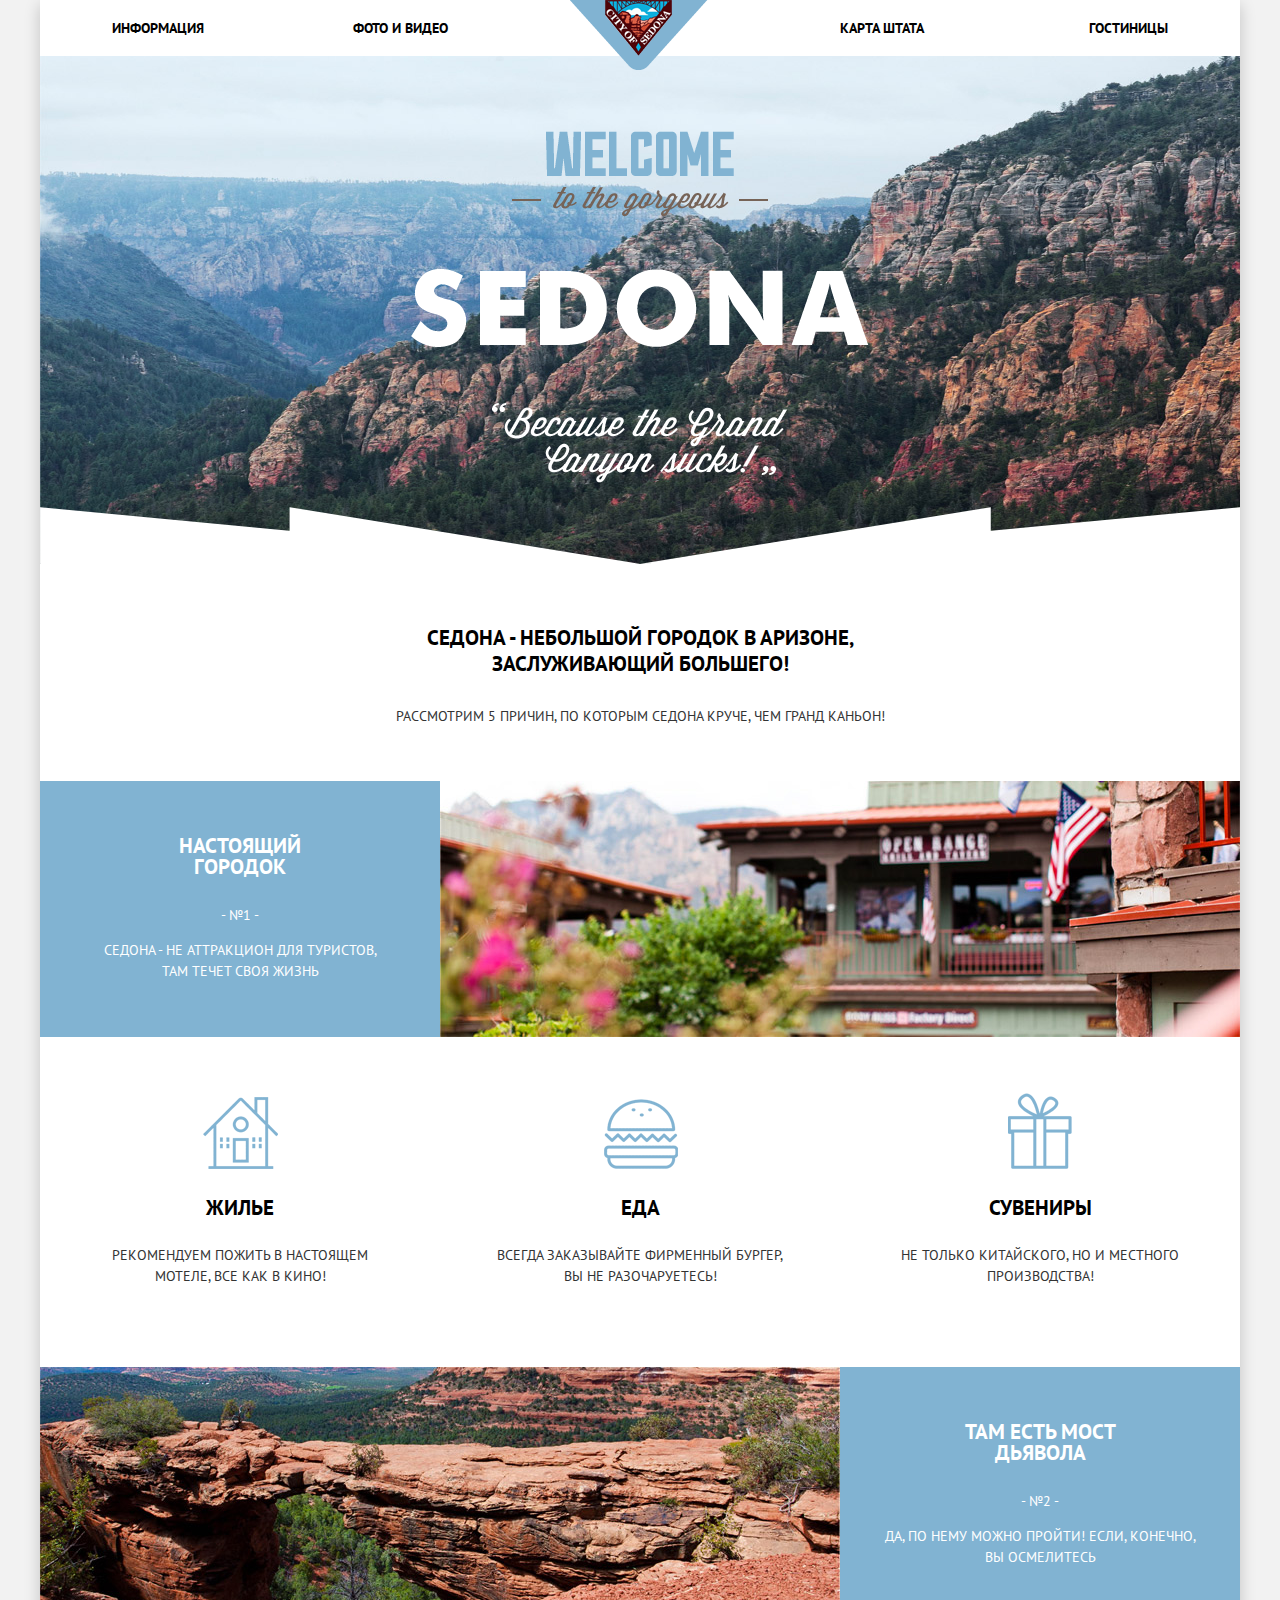
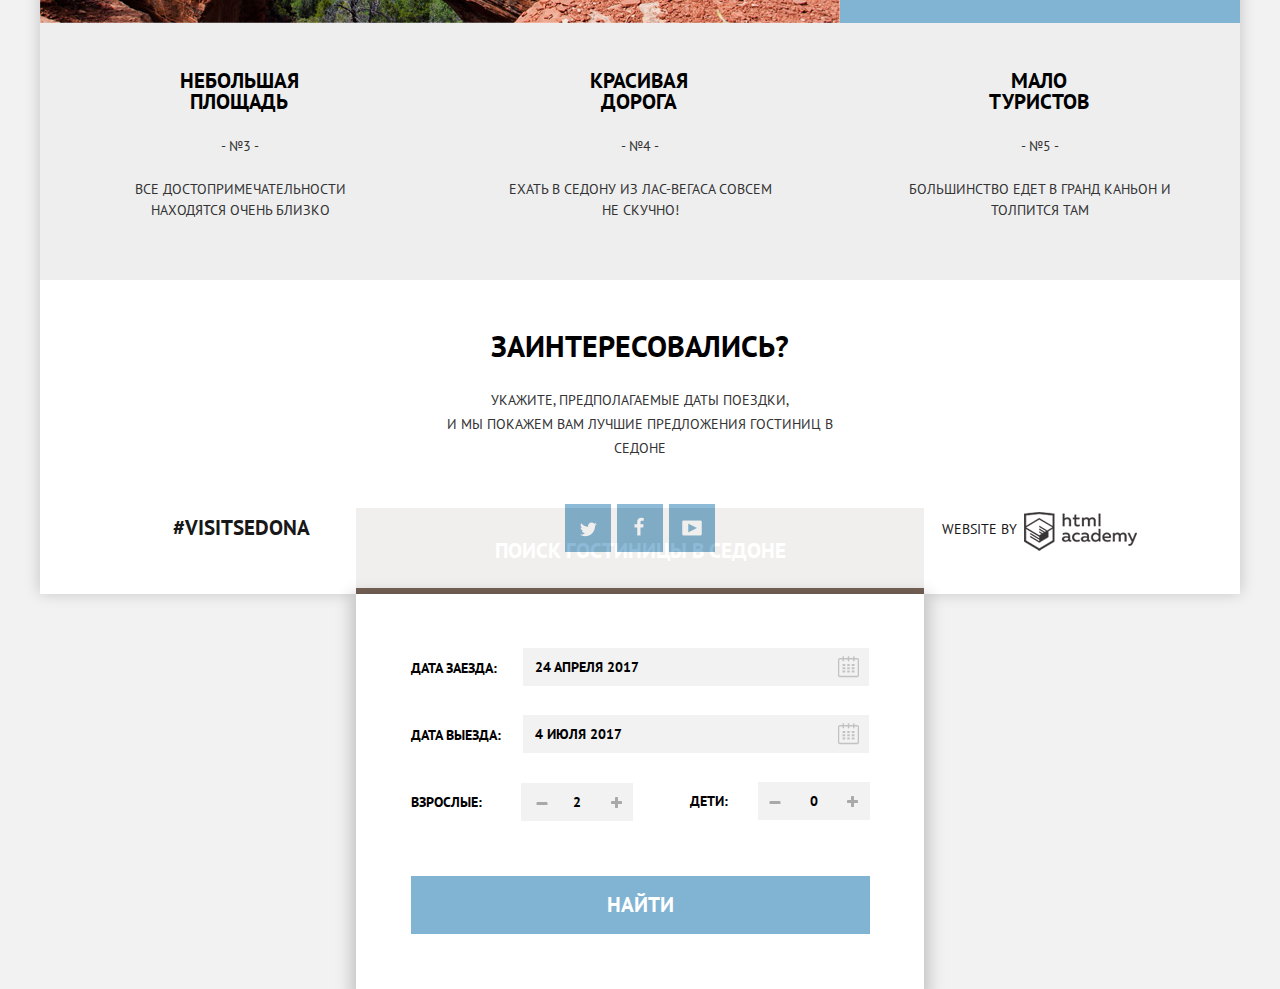
<file: index.html>
<!DOCTYPE html>
<html lang="ru">
<head>
	<meta charset="utf-8">
	<title>Добро пожаловать в Седону</title>
	<link href="https://fonts.googleapis.com/css?family=PT+Sans:400,700&amp;subset=cyrillic" rel="stylesheet">
	<link rel="stylesheet" href="css/normalize.css">
	<link href="css/style.min.css" rel="stylesheet">
</head>
<body>
	<div class="wrapper">
		<header class="main-header">
			<div class="container">
				<div class="logo">
					<img src="img/logo.png" width="138" height="70" alt="Логотип города Седоны">
				</div>
				<nav class="navigation">
					<ul class="nav-list clearfix">
						<li>
							<a href="#">Информация</a>
						</li>
						<li>
							<a href="#">Фото и видео</a>
						</li>
						<li>
							<a href="#">Карта штата</a>
						</li>
						<li>
							<a href="hotels.html" target="_blank">Гостиницы</a>
						</li>
					</ul>
				</nav>
				<div class="header-image">
					<img src="img/sedona-main.jpg" width="1200" height="508" alt="Изображение окрестностей Седоны">
					<img class="main-title" src="img/slogans.png" width="458" height="352" alt="Добро пожаловать в Седону">
				</div>
				<div class="banner-overlay">
				</div>
			</div>
		</header>
		<main class="container">
			<section class="about">
				<div class="about-item">
					<h1>Седона - небольшой городок в Аризоне, заслуживающий большего!</h1>
					<p>Рассмотрим 5 причин, по которым Седона круче, чем Гранд Каньон!</p>
				</div>
			</section>
			<section class="features">
				<div class="features-item clearfix">
					<div class="feature-name town">
						<h3 class="feature-title-town">Настоящий городок</h3>
						<b>- №1 -</b>
						<p class="feature-content-town">Седона - не аттракцион для туристов, там течет своя жизнь</p>
					</div>
					<img class="features-img-town" src="img/feature-1.jpg" width="800" height="256" alt="Седона">
				</div>
				<div class="categories clearfix">
					<div class="category item">
						<h2 class="category-title accomodation">Жилье</h2>
						<p>Рекомендуем пожить в настоящем мотеле, все как в кино!</p>
					</div>
					<div class="category item">
						<h2 class="category-title food">Еда</h2>
						<p>Всегда заказывайте фирменный бургер, вы не разочаруетесь!</p>
					</div>
					<div class="category item">
						<h2 class="category-title souvenirs">Сувениры</h2>
						<p>Не только китайского, но и местного производства!</p>
					</div>
				</div>
				<div class="features-item clearfix">
					<img class="features-img-bridge" src="img/feature-2.jpg" width="800" height="256" alt="Мост дьявола">
					<div class="feature-name bridge">
						<h3 class="feature-title-bridge">Там есть Мост дьявола</h3>
						<b>- №2 -</b>
						<p class="feature-content-bridge">Да, по нему можно пройти! Если, конечно, вы осмелитесь</p>
					</div>
				</div>
				<div class="features-block clearfix">
					<div class="feature-name-small">
						<h3>Небольшая площадь</h3>
						<b>- №3 -</b>
						<p>Все достопримечательности находятся очень близко</p>
					</div>
					<div class="feature-name-small">
						<h3>Красивая дорога</h3>
						<b>- №4 -</b>
						<p>Ехать в Седону из Лас-Вегаса совсем не скучно!</p>
					</div>
					<div class="feature-name-small">
						<h3>Мало туристов</h3>
						<b>- №5 -</b>
						<p>Большинство едет в Гранд Каньон и толпится там</p>
					</div>
				</div>
			</section>
			<section class="hotel-search">
				<div class="hotel-search-title">
					<h3>Заинтересовались?</h3>
					<p>Укажите, предполагаемые даты поездки,
						<br>и мы покажем вам лучшие предложения гостиниц в Седоне</p>
						<a class="hotel-search-form" href="#">Поиск гостиницы в Седоне</a>
				</div>
				<form class="popup-form" action="https://echo.htmlacademy.ru" method="get">
					<div class="modal">
						<div class="formgroup dates">
							<label for="checkin-date-field">Дата заезда:</label>
								<input class="checkin-field" type="text" name="checkin-date" id="checkin-date-field" value="24 Апреля 2017" autocomplete="on" tabindex="1">
								<button class="btn-calendar" type="button" title="Выбрать дату">Выбрать дату</button>
							<label for="checkout-date-field">Дата выезда:</label>
								<input class="checkout-field" type="text" name="checkout-date" id="checkout-date-field" value="4 июля 2017" autocomplete="on" tabindex="2">
								<button class="btn-calendar" type="button" title="Выбрать дату"></button>
						</div>
						<div class="formgroup guests">
							<div class="formgroup-adults">
								<label for="number-adults-field">Взрослые:</label>
									<input type="text" name="number-adults" id="number-adults-field" value="2" autocomplete="on" tabindex="3">
									<button class="btn-minus-plus btn-minus" type="button" name="minus">-</button>
									<button class="btn-minus-plus btn-plus" type="button" name="plus">+</button>
							</div>
							<div class="formgroup-children">
								<label for="number-children-field">Дети:</label>
									<input type="text" name="number-children" id="number-children-field" value="0" autocomplete="on" tabindex="4">
									<button class="btn-minus-plus btn-minus" type="button" name="minus">-</button>
									<button class="btn-minus-plus btn-plus" type="button" name="plus">+</button>
							</div>
						</div>
						<button class="btn btn-find" type="submit" name="find-hotel" tabindex="5">Найти</button>
					</div>
				</form>
			</section>
			<section class="location" id="yandex-map">
				<!--<img src="img/map.jpg" width="1200" height="593" alt="Карта Седоны">-->
			</section>
		</main>
		<footer class="container clearfix">
			<div class="tag-us">
				<a href="#">#visitsedona</a>
			</div>
			<div class="social">
				<a class="social-btn social-btn-twit" href="#">Твиттер</a>
				<a class="social-btn social-btn-fb" href="#">Фейсбук</a>
				<a class="social-btn social-btn-yt" href="#">Youtube</a>
			</div>
			<div class="developer">
				<p>Website by</p>
				<a href="https://htmlacademy.ru">HTML Academy</a>
			</div>
		</footer>
	</div>
	<script type="text/javascript" charset="utf-8" async src="https://api-maps.yandex.ru/services/constructor/1.0/js/?sid=SC-KyOoTIuFDN6WBnbxetXbtluzkzKQD&amp;width=100%25&amp;height=593&amp;lang=ru_RU&amp;sourceType=constructor&amp;scroll=false&id=yandex-map"></script>
	<script src="js/script.min.js"></script>
</body>
</html>
</file>
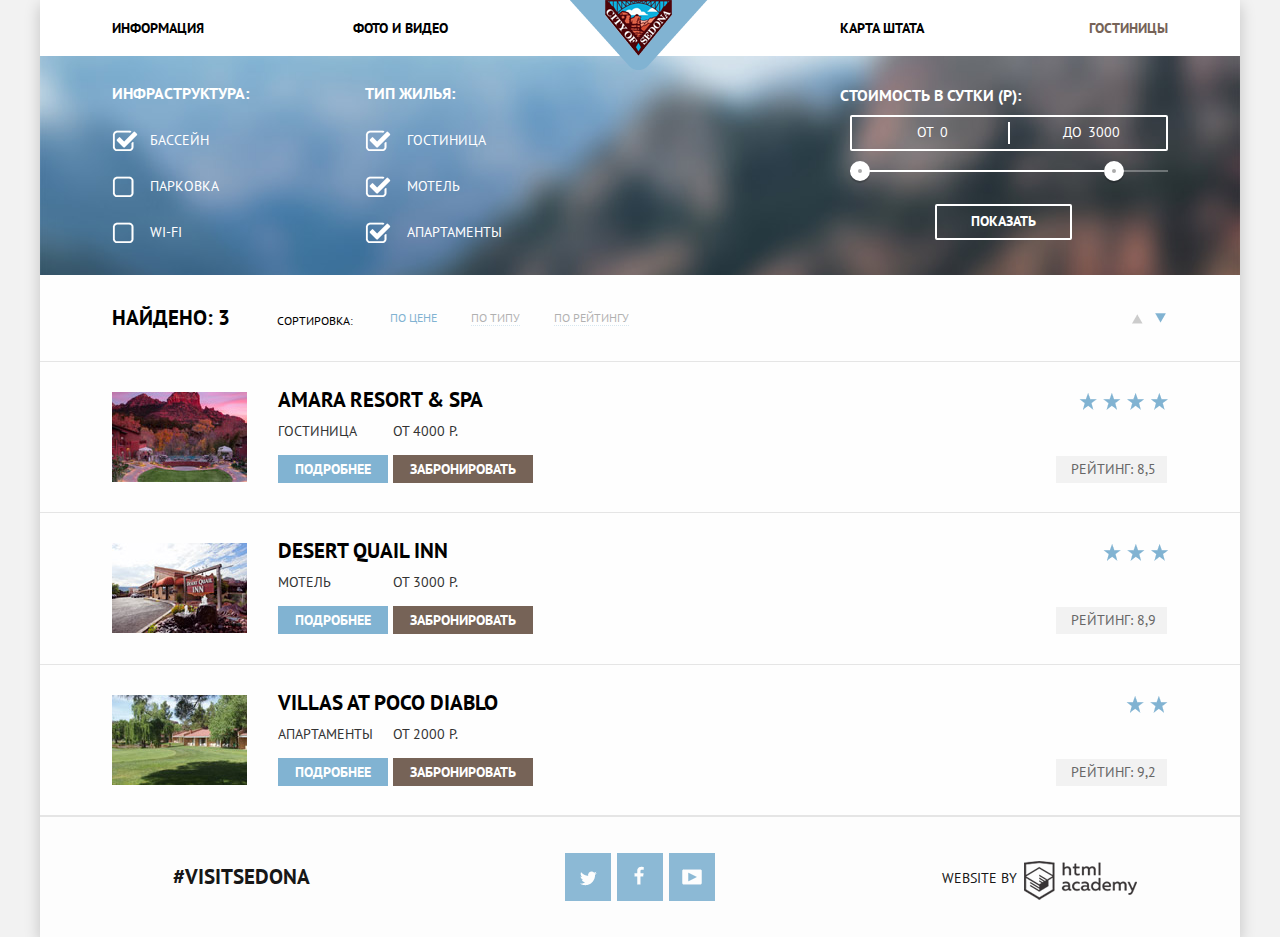
<file: hotels.html>
<!DOCTYPE html>
<html lang="ru">
<head>
	<meta charset="utf-8">
	<title>Гостиницы</title>
	<link href="https://fonts.googleapis.com/css?family=PT+Sans:400,700&amp;subset=cyrillic" rel="stylesheet">
	<link rel="stylesheet" href="css/normalize.css">
	<link href="css/style.min.css" rel="stylesheet">
</head>
<body>
	<div class="wrapper">
		<header class="main-header">
			<div class="container">
				<div class="logo">
					<a href="index.html" title="На главную страницу">
						<img src="img/logo.png" width="138" height="70" alt="Логотип города Седоны">
					</a>
				</div>
				<nav class="navigation">
					<ul class="nav-list clearfix">
						<li>
							<a href="#">Информация</a>
						</li>
						<li>
							<a href="#">Фото и видео</a>
						</li>
						<li>
							<a href="#">Карта штата</a>
						</li>
						<li>
							<a class="active">Гостиницы</a>
						</li>
					</ul>
				</nav>
			</div>
		</header>
		<main class="container">
			<section class="filter clearfix">
				<form action="https://echo.htmlacademy.ru" method="get">
					<div class="filter-item infrastructure">
						<p>Инфраструктура:</p>
						<input type="checkbox" name="checkbox" id="pool-field" checked>
							<label for="pool-field">Бассейн</label>
						<input type="checkbox" name="checkbox" id="parking-field">
							<label for="parking-field">Парковка</label>
						<input type="checkbox" name="checkbox" id="internet-field">
							<label for="internet-field">Wi-Fi</label>
					</div>
					<div class="filter-item accomodation-type">
						<p>Тип жилья:</p>
						<input type="checkbox" name="checkbox" id="hotel-field" checked>
							<label for="hotel-field">Гостиница</label>
						<input type="checkbox" name="checkbox" id="motel-field" checked>
							<label for="motel-field">Мотель</label>
						<input type="checkbox" name="checkbox" id="apartments-field" checked>
							<label for="apartments-field">Апартаменты</label>
					</div>
					<div class="price-range">
						<div class="price-range-title">Стоимость в сутки (р):</div>
						<div class="price-controls">
							<label class="min-price">от
								<input type="text" name="min-price" value="0">
							</label>
							<label class="max-price">до
								<input type="text" name="max-price" value="3000">
							</label>
						</div>
						<div class="range-controls">
							<div class="scale">
								<div class="bar"></div>
							</div>
							<div class="range-toggle range-toggle-min"></div>
							<div class="range-toggle range-toggle-max"></div>
						</div>
						<input class="btn btn-small" type="submit" value="Показать">
					</div>
				</form>
			</section>
			<section class="filter-results">
				<div class="accomodation-found clearfix">
					<div class="accomodation-number">
						<p>Найдено: 3</p>
					</div>
					<div class="sorting clearfix">
						<div class="sorting-type">
							<p>Сортировка:</p>
							<ul>
								<li>
									<a class="active" href="#">по цене</a>
								</li>
								<li>
									<a href="#">по типу</a>
								</li>
								<li>
									<a href="#">по рейтингу</a>
								</li>
							</ul>
						</div>
						<div class="sorting-arrows">
							<a href="#" class="arrow sorting-arrow-up">по убыванию</a>
							<a href="#" class="arrow sorting-arrow-down">по возрастанию</a>
						</div>
					</div>
				</div>
				<div class="accomodation-block">
					<div class="accomodation-item clearfix">
						<div class="accomodation-info clearfix">
							<div class="accomodation-img">
								<img src="img/amara-resort.jpg" width="135" height="90" alt="Amara Resort & SPA">
							</div>
							<div class="accomodation-booking">
								<h3><a class="hotel-name" href="#">Amara Resort & SPA</a></h3>
								<p>Гостиница</p>
								<b>от 4000 р.</b>
								<a class="btn btn-details" href="#">Подробнее</a>
								<a class="btn btn-book" href="#">Забронировать</a>
							</div>
						</div>
						<div class="accomodation-rate">
							<p class="rate rate-level-4">Рейтинг: 8,5</p>
						</div>
					</div>
					<div class="accomodation-item clearfix">
						<div class="accomodation-info clearfix">
							<div class="accomodation-img">
								<img src="img/desert-quail.jpg" width="135" height="90" alt="Desert Quail Inn">
							</div>
							<div class="accomodation-booking">
								<h3><a class="hotel-name" href="#">Desert Quail Inn</a></h3>
								<p>Мотель</p>
								<b>от 3000 р.</b>
								<a class="btn btn-details" href="#">Подробнее</a>
								<a class="btn btn-book" href="#">Забронировать</a>
							</div>
						</div>
						<div class="accomodation-rate">
							<p class="rate rate-level-3">Рейтинг: 8,9</p>
						</div>
					</div>
					<div class="accomodation-item clearfix">
						<div class="accomodation-info clearfix">
							<div class="accomodation-img">
								<img src="img/villas-poco-diablo.jpg" width="135" height="90" alt="Villas at Poco Diablo">
							</div>
							<div class="accomodation-booking">
								<h3><a class="hotel-name" href="#">Villas at Poco Diablo</a></h3>
								<p>Апартаменты</p>
								<b>от 2000 р.</b>
								<a class="btn btn-details" href="#">Подробнее</a>
								<a class="btn btn-book" href="#">Забронировать</a>
							</div>
						</div>
						<div class="accomodation-rate">
							<p class="rate rate-level-2">Рейтинг: 9,2</p>
						</div>
					</div>
				</div>
			</section>
		</main>
		<footer class="container clearfix">
			<div class="tag-us">
				<a href="#">#visitsedona</a>
			</div>
			<div class="social">
				<a class="social-btn social-btn-twit" href="#">Твиттер</a>
				<a class="social-btn social-btn-fb" href="#">Фейсбук</a>
				<a class="social-btn social-btn-yt" href="#">Youtube</a>
			</div>
			<div class="developer">
				<p>Website by</p>
				<a href="https://htmlacademy.ru">HTML Academy</a>
			</div>
		</footer>
	</div>
</body>
</html>
</file>
<file: css/style.min.css>
body,html{font-weight:400;font-size:14px;line-height:21px;font-family:"PT Sans","Helvetica","Arial",sans-serif;color:#000;text-transform:uppercase;background-color:#f2f2f2}.clearfix::after{content:"";display:table;clear:both}.container,.wrapper{width:1200px;margin:0 auto}.container{color:#000;background-color:#fff}.wrapper{box-shadow:0 5px 15px 0 rgba(0,1,1,.2)}.main-header .container{position:relative}.logo{position:absolute;top:0;left:530px;z-index:1;width:138px;margin:0 auto}.navigation{padding-right:72px;padding-left:72px;color:#000;background-color:#fff}.navigation ul{margin:0;padding:0;list-style:none;font-size:0}.navigation li{float:left;display:inline-block;width:20%;vertical-align:top;font-size:14px;line-height:26px;font-weight:700}.navigation li:nth-child(2){padding-left:30px}.navigation li:nth-child(3){text-align:right;padding-left:148px}.navigation li:nth-child(4){text-align:right;padding-left:33px}.navigation a{display:block;margin-top:15px;margin-bottom:15px;color:#000;text-decoration:none}.navigation a:visited{color:#000}.navigation a:hover{color:#81b3d2}.navigation a:active{color:#000;opacity:.3}.navigation a.active,.navigation a.active:hover{color:#766357}.navigation a.active:active{color:#766357;opacity:1}.header-image{position:relative;width:1200px;height:508px;margin:0 auto}.main-title{position:absolute;top:75px;left:371px;width:458px}.banner-overlay{position:absolute;bottom:0;left:0;width:1200px;height:57px;background-image:url(../img/banner-overlay.png);background-repeat:no-repeat}.about{width:1200px;padding-top:47px;padding-bottom:38px}.about-item{width:576px;margin:0 auto;text-align:center}.about-item p,.feature-name h3,h1,h2{font-weight:700;font-size:21px;line-height:26px;color:#000}.feature-name h3,h2{line-height:21px}.about-item h1{margin-right:68px;margin-bottom:26px;margin-left:68px}.about-item p{margin-right:43px;margin-left:43px;font-weight:400;font-size:14px;color:#333}.features-item{width:1200px;margin:0 auto}.feature-name{width:400px;text-align:center;color:#000;background-color:#81b3d2}.town{float:left}.features-img-town{float:right;width:800px;height:256px}.feature-name h3{margin-top:54px;margin-bottom:28px;color:#fff}.feature-title-town{padding-right:139px;padding-left:139px}.feature-name b,.feature-name p{font-weight:400;font-size:14px;line-height:21px;color:#fff}.feature-content-town{margin-bottom:55px;padding-right:60px;padding-left:60px;color:#fff}.categories{width:1200px;margin:0 auto}.category{float:left;width:400px;text-align:center}.category:last-child,.feature-name-small:last-child{float:right}.category p{margin-bottom:80px;padding:0 73px;font-weight:400;font-size:14px;line-height:21px;color:#333}.category p:nth-child(2){padding:0 50px}.category p:nth-child(3){padding:0 63px}.category-title{position:relative;display:block;margin-top:60px;margin-bottom:27px;padding-top:100px;font-weight:700;font-size:21px;line-height:21px;color:#000}.category-title::before{content:"";position:absolute;top:0;left:50%;background:url(../img/sprite.png) no-repeat}.accomodation::before{width:75px;height:72px;margin-left:-37.5px;background-position:-10px -10px}.food::before{width:95px;height:70px;margin-left:-36px;margin-top:2px;background-position:-10px -654px}.souvenirs::before{top:-4px;width:64px;height:76px;margin-left:-32px;background-position:-10px -1631px}.features-img-bridge{float:left;width:800px;height:256px}.bridge{float:right}.feature-title-bridge{padding-right:124.5px;padding-left:124.5px}.feature-content-bridge{margin-bottom:55px;padding-right:40px;padding-left:40px}.features-block{width:1200px;margin:0 auto;color:#000;background-color:#eee}.feature-name-small{float:left;width:400px;text-align:center}.feature-name-small h3{font-weight:700;font-size:21px;line-height:21px;color:#000;margin-top:47px;margin-bottom:24px;padding-right:142px;padding-left:140px}.feature-name-small b,.feature-name-small p{font-weight:400;font-size:14px;line-height:21px;color:#333}.feature-name-small p{margin-top:22px;margin-bottom:59px;padding-left:65px;padding-right:65px}.hotel-search{position:relative;width:1200px;margin:0 auto;padding-top:54px;color:#000;background-color:#fff}.hotel-search-title{width:576px;margin:0 auto;text-align:center}.hotel-search-title h3{margin-top:0;margin-bottom:30px;font-weight:700;font-size:30px;line-height:24px;color:#000}.hotel-search-title p{padding-right:70px;padding-left:70px;font-weight:400;font-size:14px;line-height:24px;color:#333}.hotel-search-form{display:block;width:568px;margin:48px auto 0;padding-top:30px;padding-bottom:30px;font-weight:700;font-size:21px;line-height:26px;color:#fff;background-color:#766357;text-decoration:none;text-align:center}@-webkit-keyframes move{0%,to{-webkit-transform:translateY(0);transform:translateY(0)}50%{-webkit-transform:translateY(250px);transform:translateY(250px)}}@keyframes move{0%,to{-webkit-transform:translateY(0);transform:translateY(0)}50%{-webkit-transform:translateY(250px);transform:translateY(250px)}}.popup-form{position:absolute;top:100%;left:50%;width:458px;margin-left:-284px;padding:55px;font-family:"PT Sans","Helvetica","Arial",sans-serif;color:#000;background-color:#fff;z-index:10;box-shadow:0 5px 15px 5px rgba(0,1,1,.2)}.popup-form-visible{visibility:visible;-webkit-animation:move .6s;animation:move .6s}.popup-form-hidden{visibility:hidden}.formgroup{width:460px}.formgroup label{margin-bottom:35px;padding-top:6px;font-weight:700;font-size:14px;line-height:26px;text-transform:uppercase;-webkit-user-select:none;-moz-user-select:none;-ms-user-select:none;user-select:none}.dates label{display:block}.guests label{display:inline-block;vertical-align:top}.formgroup input{min-height:38px;font-weight:700;font-size:14px;line-height:26px;font-family:"PT Sans","Helvetica","Arial",sans-serif;color:#000;vertical-align:middle;text-transform:uppercase;background-color:#f2f2f2;border:none}.dates{position:relative;margin-bottom:30px}.dates input{width:322px;padding:0 12px}.checkin-field{position:absolute;top:-1px;left:112px;margin-bottom:27px}.checkout-field{position:absolute;top:66px;left:95px;margin-left:17px}.checkin-field+.btn-calendar,.checkout-field+.btn-calendar{position:absolute;top:7px;right:12px;width:21px;height:22px;font-size:0;border:none;background:url(../img/sprite.png) no-repeat;background-position:-10px -282px;cursor:pointer;outline:none}.checkout-field+.btn-calendar{top:74px}.btn-calendar:hover{background:url(../img/sprite.png) no-repeat;background-position:-10px -324px}.btn-calendar:active,.filter-item input[type=checkbox]+label{background:url(../img/sprite.png) no-repeat;background-position:-10px -366px}.guests{position:relative;margin-bottom:26px}.developer p,.formgroup-children{position:absolute;top:-1px;left:279px}.formgroup-adults input,.formgroup-children input{width:36px;margin-left:35px;padding:0 38px;text-align:center}.formgroup-children input{margin-left:26px}.guests button[type=button]{font-size:0}.btn-minus-plus{position:absolute;border:none;background:url(../img/sprite.png) no-repeat;cursor:pointer;outline:none}.btn-minus{width:12px;height:3px;background-position:-10px -1011px}.btn-minus:hover{background-position:-10px -1034px}.btn-minus:active{background-position:-10px -1057px}.btn-plus{width:11px;height:11px;background-position:-10px -1080px}.btn-plus:hover{background-position:-10px -1111px}.btn-plus:active{background-position:-10px -1142px}.formgroup-adults .btn-minus{top:19px;left:125px}.formgroup-adults .btn-plus{top:14px;left:200px}.formgroup-children .btn-minus{top:19px;left:79px}.formgroup-children .btn-plus{top:14px;left:157px}.btn{margin-right:6px;font-weight:700;font-family:"PT Sans","Helvetica","Arial",sans-serif;text-align:center;color:#fff;text-transform:uppercase;text-decoration:none;background-color:#81b3d2;border:none;cursor:pointer}.btn-find{padding:16px 196px;font-size:21px;line-height:26px}.btn-find:hover{background-color:#669ec0}.btn-find:active{color:rgba(255,255,255,.3);background-color:#5496bd}.location,footer{width:1200px;margin:0 auto -126px}footer{position:relative;z-index:1;margin:0 auto;color:#000;background-color:#f9fbf6;opacity:.9}.social,.tag-us{float:left;text-align:center}.tag-us{font-weight:700;font-size:21px;line-height:26px;width:135px;margin:24px 88px 25px 72px;padding:22.5px 44px 22.5px 61px}.tag-us,.tag-us a,.tag-us a:visited{color:#000;text-decoration:none}.social{width:152px;margin:24px 88px 25px 0;padding:12px 126px 11px 124px}.social-btn{display:inline-block;width:46px;height:48px;margin:0 1px;vertical-align:top;font-size:0;text-decoration:none;background:#81b3d2 url(../img/sprite.png) no-repeat center}.social-btn:hover{background-color:#669ec0}.social-btn:active{background-color:#5496bd}.social-btn-twit{background-position:5px -4676px}.social-btn-fb{background-position:7px -563px}.social-btn-yt{background-position:3px -4748px}.social-btn-twit:active{background-position:5px -4711px}.social-btn-fb:active{background-position:7px -602px}.social-btn-yt:active{background-position:3px -4784px}.developer{position:relative;float:right;width:192px;margin:24px 72px 25px 0;padding:17px 31px 15px 14px}.developer p{top:10px;left:11px;font-weight:400;font-size:14px;line-height:26px;vertical-align:top;color:#000}.developer a{position:absolute;top:20px;left:93px;width:113px;height:39px;font-size:0;background:url(../img/sprite.png) no-repeat;background-position:-10px -744px}.developer a:hover{background-position:-10px -803px}.developer a:active{background-position:-10px -862px}.filter{background:#829fbf url(../img/sedona-blur.jpg) no-repeat;background-size:1200px auto}.accomodation-type,.infrastructure{float:left;width:240px;padding-top:10.5px}.infrastructure{margin-left:72px;margin-right:13px;padding-bottom:7px}.accomodation-type{padding-bottom:6px}.filter p,.filter-item label{margin-bottom:26px;font-weight:700;font-size:16px;line-height:21px;font-family:"PT Sans","Helvetica","Arial",sans-serif;color:#fff}.filter-item label{position:relative;display:block;margin-bottom:25px;font-weight:400;font-size:14px;cursor:pointer;-webkit-user-select:none;-moz-user-select:none;-ms-user-select:none;user-select:none}.filter-item input{position:absolute;left:-9999px}.filter-item input[type=checkbox]+label{padding-left:38px;background-position:-10px -408px}.accomodation-type input[type=checkbox]+label{padding-left:42px}.filter-item input[type=checkbox]:disabled+label{background-position:-10px -450px;cursor:default}.filter-item input[type=checkbox]:checked+label{background-position:-10px -492px}.filter-item input[type=checkbox]:checked:disabled+label{background-position:-10px -534px;cursor:default}.price-range{float:right;width:318px;margin-right:72px;padding-top:29px;padding-bottom:6px;color:#fff;text-transform:uppercase}.price-range-title{margin-bottom:9px;margin-left:-10px;font-weight:700;font-size:16px;line-height:21px;font-family:"PT Sans","Helvetica","Arial",sans-serif;color:#fff}.price-controls{position:relative;height:32px;margin-bottom:19px;font-size:0;border:2px solid #fff;border-radius:2px}.price-controls::after{content:"";position:absolute;top:50%;left:50%;width:2px;height:22px;background:#fff;-webkit-transform:translate(-50%,-50%);transform:translate(-50%,-50%)}.price-controls label{font-size:14px;line-height:21px;margin-top:10px;cursor:pointer;-webkit-user-select:none;-moz-user-select:none;-ms-user-select:none;user-select:none}.price-controls .max-price,.price-controls .min-price{position:absolute;top:-5px;width:90px;padding-bottom:20px;padding-left:65px}.price-controls .max-price{right:13px;padding-left:58px}.price-controls input{position:absolute;top:-1px;width:50px;margin-left:4px;font-size:14px;line-height:21px;font-family:"PT Sans","Helvetica","Arial",sans-serif;color:#fff;background:0 0;border:none}.range-controls{position:relative;margin-bottom:32px}.range-controls .scale{height:2px;background:rgba(255,255,255,.3)}.range-controls .bar{width:80%;height:2px;background:#fff}.range-toggle{position:absolute;top:-9px;width:4px;height:4px;background:#ababab;border:8px solid #fff;border-radius:50%;box-shadow:0 2px 1px 0 rgba(0,1,1,.2);cursor:pointer}.range-toggle:hover{background:#1c4f80}.range-toggle-min{left:0}.range-toggle-max{left:80%}.btn-small{display:block;width:137px;margin:0 auto 0 85px;padding:5px 12px 6px;font-weight:700;font-size:14px;line-height:21px;text-align:center;color:#fff;text-transform:uppercase;background-color:transparent;border:2px solid #fff;border-radius:2px;cursor:pointer;outline:none}.btn-small:hover{color:#000;background-color:#fff}.filter-results{background-color:#fefefe;border-bottom:1px solid #e5e5e5}.accomodation-found{width:1056px;padding-left:72px;padding-right:72px;margin:0 auto;border-bottom:1px solid #e5e5e5}.accomodation-number{float:left;width:160px}.accomodation-number p{margin-top:30px;margin-bottom:30px;font-weight:700;font-size:21px;line-height:26px;color:#000}.sorting{float:right;width:895px}.sorting-type{position:relative;float:left;width:569px}.sorting-type li,.sorting-type p{font-weight:400;font-size:12px;line-height:18px}.sorting-type p{margin-top:37px;margin-left:4px;color:#000}.sorting-type ul{position:absolute;top:20px;left:77px}.sorting-type li{display:inline-block;margin-right:30px;vertical-align:top}.sorting-type li:first-child{color:#81b3d2;opacity:1;border-bottom:none}.sorting-type a{color:#000;opacity:.3}.sorting-type a.active,.sorting-type a:hover{color:#81b3d2;opacity:1;border-bottom:none}.sorting-type a,.sorting-type a:hover{border-bottom:1px dotted #81b3d2}.sorting-type a.active:hover,.sorting-type a:active{border-bottom:none;cursor:default}.sorting-type a:active{color:#000;opacity:1}.sorting-arrows{position:relative;float:right;width:38px;margin-top:30px;font-size:0}.arrow{position:absolute;display:block;width:11px;height:10px;background:url(../img/sprite.png) no-repeat}.sorting-arrow-up{top:9px;left:2px;background-position:-10px -252px}.sorting-arrow-up:hover{background-position:-10px -192px}.sorting-arrow-up:active{background-position:-10px -222px}.sorting-arrow-down{top:8px;left:25px}.sorting-arrow-down:hover{background-position:-10px -102px}.sorting-arrow-down,.sorting-arrow-down:active{background-position:-10px -132px}.accomodation-block{width:1200px;margin:0 auto}.accomodation-item{width:1056px;margin:0 auto;padding:28px 72px 24.5px;border-bottom:1px solid #e5e5e5}.accomodation-item a,.sorting-type a{text-decoration:none}.accomodation-item b,.accomodation-item p{display:inline-block;vertical-align:top;font-weight:400;font-size:14px;line-height:21px;color:#333}.accomodation-info{float:left;width:528px}.accomodation-img{float:left;width:160px;margin-top:2px}.accomodation-booking{position:relative;float:right;width:367px}.accomodation-booking h3{position:absolute;top:-24px;left:5px;font-weight:700;font-size:21px;line-height:26px;color:#000}.hotel-name,.hotel-name:visited{color:#000}.hotel-name:hover{color:#81b3d2}.hotel-name:active{color:#000;opacity:.3}.accomodation-booking p{position:absolute;top:17px;left:5px}.accomodation-booking b{position:absolute;top:31px;left:120px}.btn-book,.btn-details{display:inline-block;vertical-align:top;font-size:14px;line-height:21px;padding:4px 17px 3px;position:absolute;top:65px}.btn-details{color:#fff;left:5px;background-color:#81b3d2}.btn-details:hover{color:#fff;background-color:#669ec0}.btn-details:active{color:rgba(255,255,255,.3);background-color:#5496bd}.btn-book{left:120px;background-color:#766357}.btn-book:hover{color:#fff;background-color:#604e43}.btn-book:active{color:rgba(255,255,255,.3);background-color:#503e33}.accomodation-rate{position:relative;float:right;width:130px;margin-top:53px;margin-left:60px;padding-left:20px}.accomodation-rate p{color:#666}.rate{position:absolute;top:-1px;right:1px;padding:3px 11px 3px 15px;background-color:#f2f2f2}.rate::before{content:"";position:absolute;top:-63px;right:-1px;background:url(../img/sprite.png) no-repeat}.rate-level-4::before{width:89px;height:17px;background-position:-10px -4657px}.rate-level-3::before{width:65px;height:17px;background-position:-10px -4620px}.rate-level-2::before{width:42px;height:17px;background-position:-10px -4583px}.sprite{background-image:url(spritesheet.png);background-repeat:no-repeat;display:block}.sprite-accomodation-icon{width:75px;height:72px;background-position:-10px -10px}.sprite-arrow-down-black{width:11px;height:10px;background-position:-10px -102px}.sprite-arrow-down-blue{width:11px;height:10px;background-position:-10px -132px}.sprite-arrow-down-grey{width:11px;height:10px;background-position:-10px -162px}.sprite-arrow-up-black{width:11px;height:10px;background-position:-10px -192px}.sprite-arrow-up-blue,.sprite-arrow-up-grey{width:11px;height:10px;background-position:-10px -222px}.sprite-arrow-up-grey{background-position:-10px -252px}.sprite-calender{width:21px;height:22px;background-position:-10px -282px}.sprite-calender-pointed{width:21px;height:22px;background-position:-10px -324px}.sprite-calender-pressed{width:21px;height:22px;background-position:-10px -366px}.sprite-checkbox{width:22px;height:22px;background-position:-10px -408px}.sprite-checkbox-blocked{width:22px;height:22px;background-position:-10px -450px}.sprite-checkbox-checked{width:26px;height:22px;background-position:-10px -492px}.sprite-checkbox-checked-blocked{width:26px;height:22px;background-position:-10px -534px}.sprite-fb-icon,.sprite-fb-pressed{width:10px;height:19px;background-position:-10px -576px}.sprite-fb-pressed{background-position:-10px -615px}.sprite-food-icon{width:74px;height:70px;background-position:-10px -654px}.sprite-ha-logo{width:113px;height:39px;background-position:-10px -744px}.sprite-ha-logo-pointed{width:113px;height:39px;background-position:-10px -803px}.sprite-ha-logo-pressed{width:113px;height:39px;background-position:-10px -862px}.sprite-logo{width:138px;height:70px;background-position:-10px -921px}.sprite-minus{width:12px;height:3px;background-position:-10px -1011px}.sprite-minus-pointed{width:12px;height:3px;background-position:-10px -1034px}.sprite-minus-pressed{width:12px;height:3px;background-position:-10px -1057px}.sprite-plus{width:11px;height:11px;background-position:-10px -1080px}.sprite-plus-pointed,.sprite-plus-pressed{width:11px;height:11px;background-position:-10px -1111px}.sprite-plus-pressed{background-position:-10px -1142px}.sprite-range,.sprite-range-pointed{width:21px;height:23px;background-position:-10px -1173px}.sprite-range-pointed{background-position:-10px -1216px}.sprite-slogans{width:458px;height:352px;background-position:-10px -1259px}.sprite-souvenirs-icon{width:64px;height:76px;background-position:-10px -1631px}.sprite-sprite{width:133px;height:1398px;background-position:-10px -1727px}.sprite-sprite1{width:153px;height:1418px;background-position:-10px -3145px}.sprite-stars-2{width:42px;height:17px;background-position:-10px -4583px}.sprite-stars-3{width:65px;height:17px;background-position:-10px -4620px}.sprite-stars-4{width:89px;height:17px;background-position:-10px -4657px}.sprite-twitter-icon{width:17px;height:15px;background-position:-10px -4694px}.sprite-twitter-pressed{width:17px;height:15px;background-position:-10px -4729px}.sprite-youtube-icon{width:20px;height:16px;background-position:-10px -4764px}.sprite-youtube-pressed{width:20px;height:16px;background-position:-10px -4800px}
</file>
